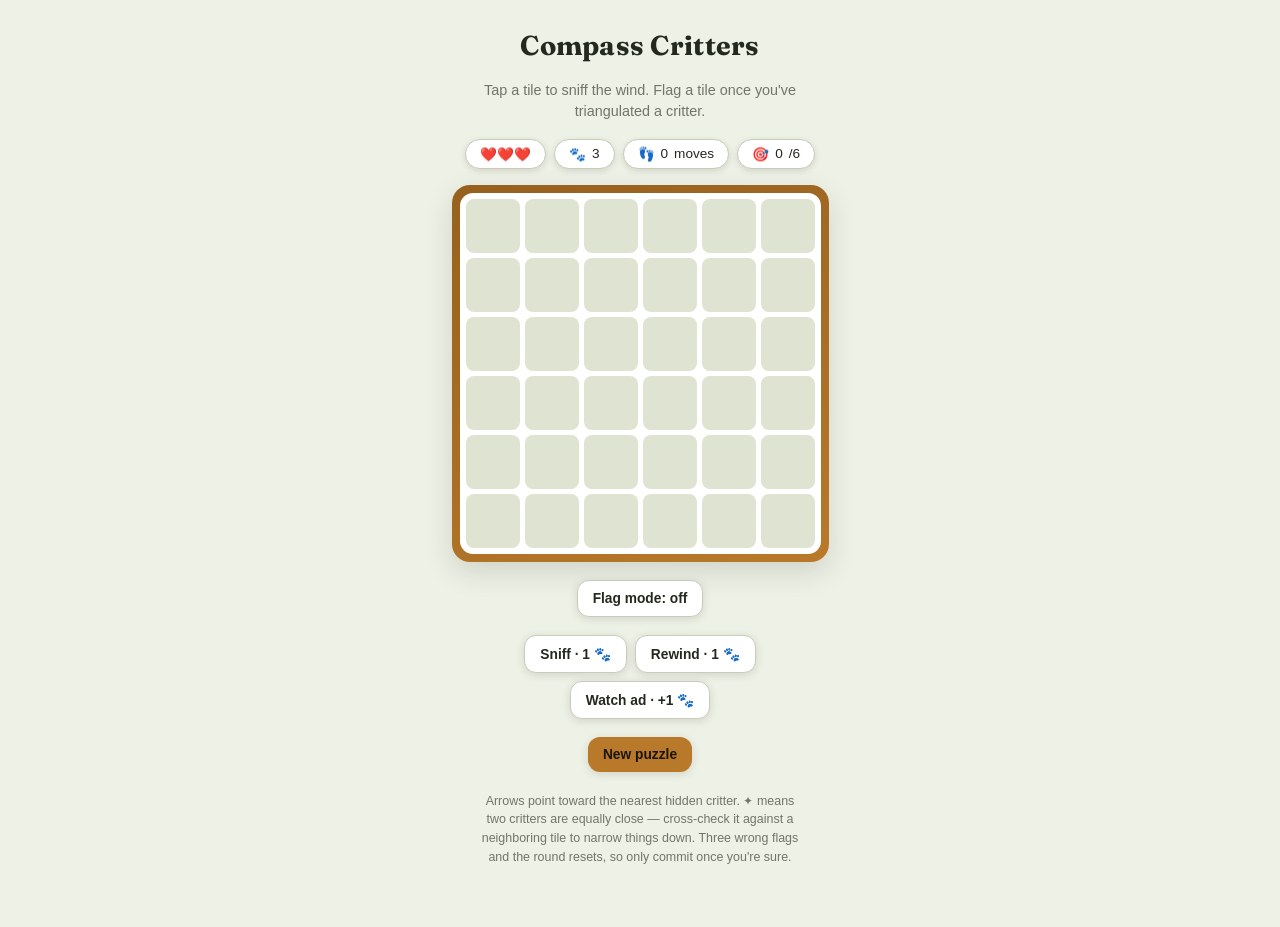
<file: compass-critters.html>
<!DOCTYPE html>
<html lang="en">
<head>
<meta charset="UTF-8">
<meta name="viewport" content="width=device-width, initial-scale=1.0, maximum-scale=1, user-scalable=no">
<title>Compass Critters</title>
<link rel="preconnect" href="https://fonts.googleapis.com">
<link rel="stylesheet" href="https://fonts.googleapis.com/css2?family=Fraunces:wght@600;700&display=swap">
<style>
  :root {
    --bg: #eef1e6;
    --panel: #ffffff;
    --fg: #23291f;
    --fg-soft: rgba(35,41,31,0.62);
    --accent: #b8792a;
    --accent-strong: #96611e;
    --success: #3f8f83;
    --danger: #b1494a;
    --cell-hidden: #dfe3d2;
    --cell-hidden-hover: #d2d7c2;
    --cell-revealed: #ffffff;
    --border: #c7cdb8;
    --shadow: rgba(35,41,31,0.14);
  }
  @media (prefers-color-scheme: dark) {
    :root:not([data-theme="light"]) {
      --bg: #17231c;
      --panel: #1f2e24;
      --fg: #f2ece0;
      --fg-soft: rgba(242,236,224,0.62);
      --accent: #d9a441;
      --accent-strong: #eab765;
      --success: #5fa8a0;
      --danger: #c1595a;
      --cell-hidden: #24352a;
      --cell-hidden-hover: #2c4032;
      --cell-revealed: #1f2e24;
      --border: #35493c;
      --shadow: rgba(0,0,0,0.45);
    }
  }
  :root[data-theme="dark"] {
    --bg: #17231c;
    --panel: #1f2e24;
    --fg: #f2ece0;
    --fg-soft: rgba(242,236,224,0.62);
    --accent: #d9a441;
    --accent-strong: #eab765;
    --success: #5fa8a0;
    --danger: #c1595a;
    --cell-hidden: #24352a;
    --cell-hidden-hover: #2c4032;
    --cell-revealed: #1f2e24;
    --border: #35493c;
    --shadow: rgba(0,0,0,0.45);
  }

  * { box-sizing: border-box; -webkit-tap-highlight-color: transparent; }
  html, body { background: var(--bg); }
  body {
    margin: 0;
    min-height: 100vh;
    color: var(--fg);
    font-family: -apple-system, BlinkMacSystemFont, "Segoe UI", Roboto, sans-serif;
    display: flex;
    flex-direction: column;
    align-items: center;
    padding: 28px 16px 48px;
  }

  h1 {
    font-family: 'Fraunces', Georgia, 'Times New Roman', serif;
    font-weight: 700;
    font-size: 1.7rem;
    margin: 0 0 4px;
    letter-spacing: 0.01em;
  }
  .subtitle {
    font-size: 0.9rem;
    color: var(--fg-soft);
    margin-bottom: 18px;
    text-align: center;
    max-width: 320px;
    line-height: 1.4;
  }

  .stats {
    display: flex;
    gap: 8px;
    margin-bottom: 16px;
    flex-wrap: wrap;
    justify-content: center;
  }
  .stat {
    background: var(--panel);
    border: 1px solid var(--border);
    border-radius: 999px;
    padding: 6px 14px;
    font-size: 0.85rem;
    box-shadow: 0 2px 6px var(--shadow);
    display: flex;
    align-items: center;
    gap: 6px;
    font-variant-numeric: tabular-nums;
  }

  .board-frame {
    background: linear-gradient(160deg, var(--accent-strong), var(--accent));
    padding: 8px;
    border-radius: 18px;
    box-shadow: 0 10px 28px var(--shadow);
  }
  .grid {
    display: grid;
    grid-template-columns: repeat(6, minmax(40px, 54px));
    grid-template-rows: repeat(6, minmax(40px, 54px));
    gap: 5px;
    background: var(--panel);
    padding: 6px;
    border-radius: 13px;
  }
  .cell {
    background: var(--cell-hidden);
    border-radius: 8px;
    display: flex;
    align-items: center;
    justify-content: center;
    font-size: 1.25rem;
    cursor: pointer;
    user-select: none;
    transition: transform 0.08s ease, background 0.15s ease;
  }
  .cell.hidden:active { transform: scale(0.9); }
  .cell.hidden:hover { background: var(--cell-hidden-hover); }
  .cell.revealed, .cell.animal { background: var(--cell-revealed); cursor: default; color: var(--accent-strong); font-size: 1.15rem; }
  .cell.animal { font-size: 1.45rem; }
  .cell.flag-correct { background: var(--success); cursor: default; font-size: 1.45rem; }
  .cell.flag-wrong { background: var(--danger); animation: shake 0.3s ease; }
  @keyframes shake {
    0%, 100% { transform: translateX(0); }
    25% { transform: translateX(-3px); }
    75% { transform: translateX(3px); }
  }

  .controls {
    display: flex;
    gap: 8px;
    margin-top: 18px;
    flex-wrap: wrap;
    justify-content: center;
    max-width: 340px;
  }
  button {
    border: none;
    border-radius: 12px;
    padding: 10px 15px;
    font-size: 0.86rem;
    font-weight: 600;
    font-family: inherit;
    color: inherit;
    cursor: pointer;
    box-shadow: 0 2px 8px var(--shadow);
    transition: transform 0.08s ease, outline 0.1s ease;
  }
  button:active { transform: scale(0.96); }
  .btn-primary { background: var(--accent); color: #1a1406; }
  .btn-secondary { background: var(--panel); color: var(--fg); border: 1px solid var(--border); }
  .btn-secondary.active { outline: 2px solid var(--accent); outline-offset: 1px; }

  .legend {
    font-size: 0.78rem;
    color: var(--fg-soft);
    margin-top: 20px;
    text-align: center;
    max-width: 320px;
    line-height: 1.5;
  }

  .overlay {
    position: fixed;
    inset: 0;
    background: rgba(10, 14, 10, 0.55);
    display: flex;
    align-items: center;
    justify-content: center;
    z-index: 10;
    padding: 20px;
  }
  .overlay.hidden { display: none; }
  .modal {
    background: var(--panel);
    border-radius: 18px;
    padding: 30px 26px;
    text-align: center;
    max-width: 280px;
    box-shadow: 0 16px 44px rgba(0,0,0,0.35);
  }
  .modal h2 {
    font-family: 'Fraunces', Georgia, serif;
    margin: 0 0 6px;
  }
  .modal p { color: var(--fg-soft); font-size: 0.9rem; margin: 4px 0 0; }
  .stars { font-size: 1.7rem; margin: 14px 0; }
</style>
</head>
<body>

  <h1>Compass Critters</h1>
  <p class="subtitle">Tap a tile to sniff the wind. Flag a tile once you've triangulated a critter.</p>

  <div class="stats">
    <div class="stat" id="hearts">❤️❤️❤️</div>
    <div class="stat">🐾 <span id="coins">3</span></div>
    <div class="stat">👣 <span id="moves">0</span> moves</div>
    <div class="stat">🎯 <span id="found">0</span>/6</div>
  </div>

  <div class="board-frame">
    <div class="grid" id="grid"></div>
  </div>

  <div class="controls">
    <button class="btn-secondary" id="flagModeBtn">Flag mode: off</button>
  </div>
  <div class="controls">
    <button class="btn-secondary" id="hintBtn">Sniff · 1 🐾</button>
    <button class="btn-secondary" id="rewindBtn">Rewind · 1 🐾</button>
    <button class="btn-secondary" id="adBtn">Watch ad · +1 🐾</button>
  </div>
  <div class="controls">
    <button class="btn-primary" id="newBtn">New puzzle</button>
  </div>

  <p class="legend">Arrows point toward the nearest hidden critter. ✦ means two critters are equally close — cross-check it against a neighboring tile to narrow things down. Three wrong flags and the round resets, so only commit once you're sure.</p>

  <div class="overlay hidden" id="winOverlay">
    <div class="modal">
      <h2>All six found</h2>
      <p id="winStats"></p>
      <div class="stars" id="winStars"></div>
      <button class="btn-primary" id="playAgainBtn">Play again</button>
    </div>
  </div>

  <div class="overlay hidden" id="resetOverlay">
    <div class="modal">
      <h2>Out of guesses</h2>
      <p>Three wrong flags — the critters scattered. Fresh board, same coins.</p>
      <button class="btn-primary" id="tryAgainBtn">Try again</button>
    </div>
  </div>

<script>
(function () {
  const SIZE = 6;
  const ANIMALS = ['🐶', '🐱', '🦊', '🐰', '🐻', '🐼'];
  const DIRS = {
    '-1,0': '↑', '-1,1': '↗', '0,1': '→', '1,1': '↘',
    '1,0': '↓', '1,-1': '↙', '0,-1': '←', '-1,-1': '↖'
  };
  const TIE = '✦';

  let perm = [];
  let clueGrid = [];
  let cellState = [];
  let flagMode = false;
  let moves = 0, coins = 3, found = 0, strikes = 0;
  let roundOver = false;
  const MAX_STRIKES = 3;
  let history = [];

  const sign = n => (n === 0 ? 0 : n > 0 ? 1 : -1);

  function permute(arr) {
    if (arr.length <= 1) return [arr];
    const result = [];
    for (let i = 0; i < arr.length; i++) {
      const rest = arr.slice(0, i).concat(arr.slice(i + 1));
      for (const p of permute(rest)) result.push([arr[i], ...p]);
    }
    return result;
  }

  function computeClueGrid(p) {
    const animals = p.map((c, r) => ({ r, c }));
    const grid = Array.from({ length: SIZE }, () => Array(SIZE).fill(null));
    for (let r = 0; r < SIZE; r++) {
      for (let c = 0; c < SIZE; c++) {
        if (p[r] === c) { grid[r][c] = 'A'; continue; }
        let minDist = Infinity, candidates = [];
        for (const a of animals) {
          const d = Math.max(Math.abs(a.r - r), Math.abs(a.c - c));
          if (d < minDist) { minDist = d; candidates = [a]; }
          else if (d === minDist) { candidates.push(a); }
        }
        if (candidates.length > 1) { grid[r][c] = TIE; continue; }
        const a = candidates[0];
        const key = sign(a.r - r) + ',' + sign(a.c - c);
        grid[r][c] = DIRS[key] || '?';
      }
    }
    return grid;
  }

  const signature = grid => grid.map(row => row.join('')).join('|');

  function generatePuzzle() {
    const allPerms = permute([0, 1, 2, 3, 4, 5]);
    const sigMap = new Map();
    const sigs = allPerms.map(p => {
      const g = computeClueGrid(p);
      const s = signature(g);
      sigMap.set(s, (sigMap.get(s) || 0) + 1);
      return { p, g, s };
    });
    const uniqueOnes = sigs.filter(x => sigMap.get(x.s) === 1);
    const pool = uniqueOnes.length ? uniqueOnes : sigs;
    const choice = pool[Math.floor(Math.random() * pool.length)];

    perm = choice.p;
    clueGrid = choice.g;
    cellState = Array.from({ length: SIZE }, () => Array(SIZE).fill('hidden'));
    moves = 0; found = 0; strikes = 0; roundOver = false; history = [];
    updateStats();
    render();
  }

  function updateStats() {
    document.getElementById('coins').textContent = coins;
    document.getElementById('moves').textContent = moves;
    document.getElementById('found').textContent = found;
    document.getElementById('hearts').textContent =
      '❤️'.repeat(MAX_STRIKES - strikes) + '🤍'.repeat(strikes);
  }

  function render() {
    const gridEl = document.getElementById('grid');
    gridEl.innerHTML = '';
    for (let r = 0; r < SIZE; r++) {
      for (let c = 0; c < SIZE; c++) {
        const div = document.createElement('div');
        const st = cellState[r][c];
        let cls = 'hidden';
        if (st === 'revealed') cls = perm[r] === c ? 'animal' : 'revealed';
        else if (st !== 'hidden') cls = st;
        div.className = 'cell ' + cls;
        if (st === 'revealed') {
          div.textContent = perm[r] === c ? ANIMALS[r] : clueGrid[r][c];
        } else if (st === 'flag-correct') {
          div.textContent = ANIMALS[r];
        } else if (st === 'flag-wrong') {
          div.textContent = '🚩';
        }
        div.addEventListener('click', () => handleCellClick(r, c));
        gridEl.appendChild(div);
      }
    }
  }

  function handleCellClick(r, c) {
    if (roundOver) return;
    if (cellState[r][c] !== 'hidden') return;
    flagMode ? placeFlag(r, c) : revealCell(r, c);
  }

  function revealCell(r, c) {
    history.push({ r, c, moves, found, strikes });
    cellState[r][c] = 'revealed';
    moves++;
    if (perm[r] === c) found++;
    updateStats();
    render();
    checkWin();
  }

  function placeFlag(r, c) {
    history.push({ r, c, moves, found, strikes });
    moves++;
    if (perm[r] === c) {
      cellState[r][c] = 'flag-correct';
      found++;
      updateStats();
      render();
      checkWin();
    } else {
      cellState[r][c] = 'flag-wrong';
      strikes++;
      updateStats();
      render();
      if (strikes >= MAX_STRIKES) {
        roundOver = true;
        setTimeout(() => {
          document.getElementById('resetOverlay').classList.remove('hidden');
        }, 500);
      } else {
        setTimeout(() => {
          if (cellState[r][c] === 'flag-wrong') {
            cellState[r][c] = 'hidden';
            render();
          }
        }, 500);
      }
    }
  }

  function checkWin() {
    if (found >= SIZE) {
      setTimeout(() => {
        document.getElementById('winStats').textContent = `Solved in ${moves} moves.`;
        const stars = moves <= 8 ? '⭐⭐⭐' : moves <= 12 ? '⭐⭐' : '⭐';
        document.getElementById('winStars').textContent = stars;
        document.getElementById('winOverlay').classList.remove('hidden');
      }, 350);
    }
  }

  function flashWarning(id) {
    const el = document.getElementById(id);
    const prev = el.style.color;
    el.style.color = 'var(--danger)';
    setTimeout(() => { el.style.color = prev; }, 400);
  }

  document.getElementById('flagModeBtn').addEventListener('click', function () {
    flagMode = !flagMode;
    this.textContent = flagMode ? 'Flag mode: on' : 'Flag mode: off';
    this.classList.toggle('active', flagMode);
  });

  document.getElementById('hintBtn').addEventListener('click', () => {
    if (roundOver) return;
    if (coins < 1) return flashWarning('coins');
    const hiddenAnimalRows = [];
    for (let r = 0; r < SIZE; r++) {
      if (cellState[r][perm[r]] === 'hidden') hiddenAnimalRows.push(r);
    }
    if (!hiddenAnimalRows.length) return;
    coins--;
    const r = hiddenAnimalRows[Math.floor(Math.random() * hiddenAnimalRows.length)];
    cellState[r][perm[r]] = 'flag-correct';
    found++;
    updateStats();
    render();
    checkWin();
  });

  document.getElementById('rewindBtn').addEventListener('click', () => {
    if (roundOver) return;
    if (coins < 1) return flashWarning('coins');
    if (!history.length) return;
    const last = history.pop();
    coins--;
    cellState[last.r][last.c] = 'hidden';
    moves = last.moves;
    found = last.found;
    strikes = last.strikes;
    updateStats();
    render();
  });

  document.getElementById('adBtn').addEventListener('click', function () {
    coins++;
    updateStats();
    const original = this.textContent;
    this.textContent = 'Coin added';
    setTimeout(() => { this.textContent = original; }, 700);
  });

  document.getElementById('newBtn').addEventListener('click', generatePuzzle);
  document.getElementById('playAgainBtn').addEventListener('click', () => {
    document.getElementById('winOverlay').classList.add('hidden');
    generatePuzzle();
  });
  document.getElementById('tryAgainBtn').addEventListener('click', () => {
    document.getElementById('resetOverlay').classList.add('hidden');
    generatePuzzle();
  });

  generatePuzzle();
})();
</script>
</body>
</html>
</file>
